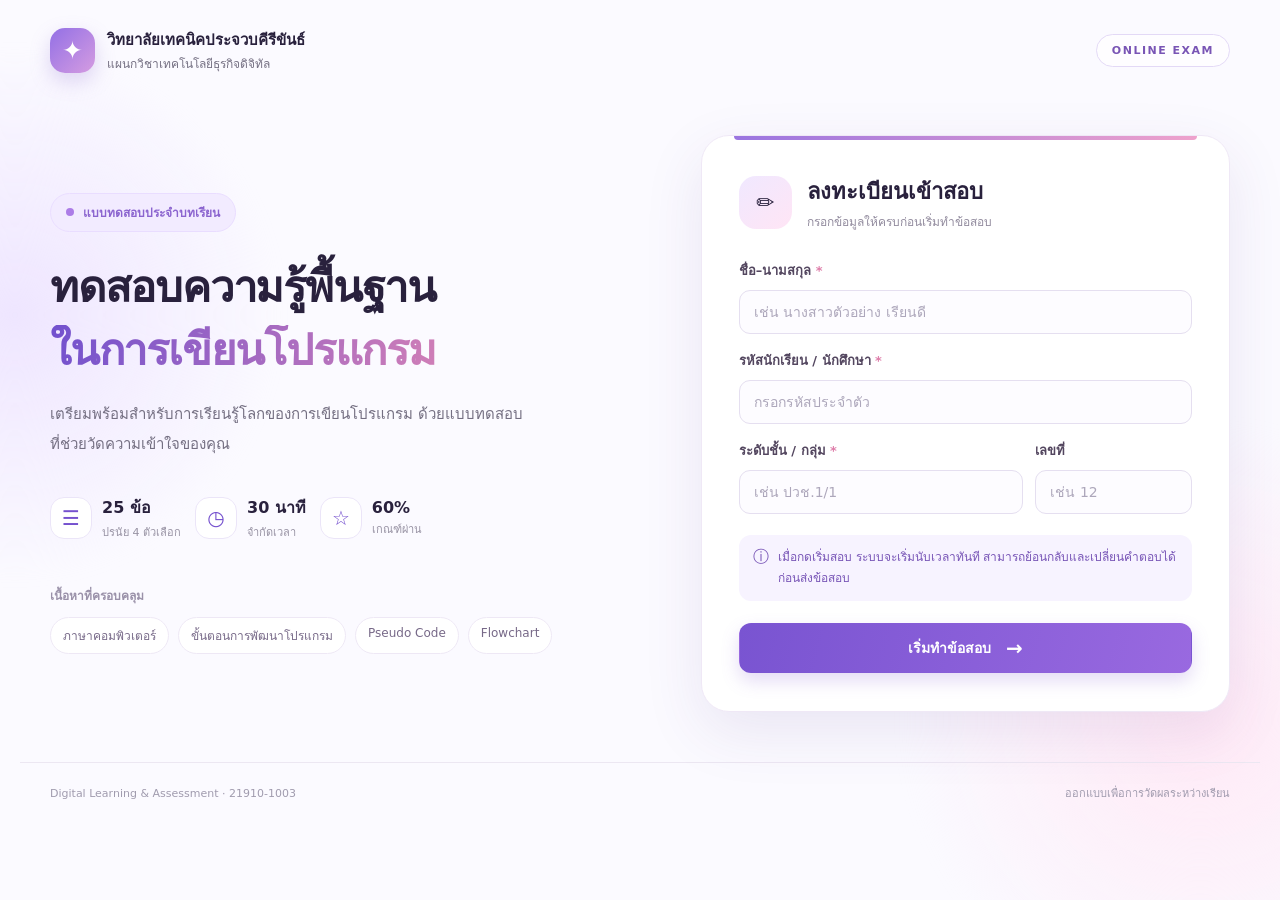
<file: index.html>
<!DOCTYPE html>
<html lang="th">
<head>
  <meta charset="UTF-8">
  <meta name="viewport" content="width=device-width, initial-scale=1">
  <meta name="theme-color" content="#7e57c2">
  <meta name="description" content="ระบบแบบทดสอบออนไลน์ บทเรียนที่ 1 ความรู้พื้นฐานในการเขียนโปรแกรม">
  <title>ระบบสอบออนไลน์ | ความรู้พื้นฐานในการเขียนโปรแกรม</title>
  <link rel="stylesheet" href="styles.css">
  <script defer src="config.js"></script>
  <script defer src="questions.js"></script>
  <script defer src="app.js"></script>
</head>
<body>
  <div class="ambient ambient-one" aria-hidden="true"></div>
  <div class="ambient ambient-two" aria-hidden="true"></div>
  <header class="topbar">
    <div class="brandmark" aria-hidden="true">✦</div>
    <div class="brandtext">
      <div id="schoolName" class="school-name">วิทยาลัยเทคนิคประจวบคีรีขันธ์</div>
      <div id="departmentName" class="department-name">แผนกวิชาเทคโนโลยีธุรกิจดิจิทัล</div>
    </div>
    <span class="top-label">ONLINE EXAM</span>
  </header>
  <main class="shell">
    <section id="introScreen" class="intro-wrap" aria-labelledby="heroTitle">
      <div class="intro-copy">
        <span class="eyebrow"><span class="eyebrow-dot"></span> แบบทดสอบประจำบทเรียน</span>
        <h1 id="heroTitle">ทดสอบความรู้พื้นฐาน<br><span>ในการเขียนโปรแกรม</span></h1>
        <p class="intro-lead">เตรียมพร้อมสำหรับการเรียนรู้โลกของการเขียนโปรแกรม ด้วยแบบทดสอบที่ช่วยวัดความเข้าใจของคุณ</p>
        <div class="stats-row">
          <div class="mini-stat"><span class="mini-icon">☰</span><div><strong id="introCount">25 ข้อ</strong><small>ปรนัย 4 ตัวเลือก</small></div></div>
          <div class="mini-stat"><span class="mini-icon">◷</span><div><strong id="introDuration">30 นาที</strong><small>จำกัดเวลา</small></div></div>
          <div class="mini-stat"><span class="mini-icon">☆</span><div><strong id="introPass">60%</strong><small>เกณฑ์ผ่าน</small></div></div>
        </div>
        <div class="topics">
          <p class="topic-label">เนื้อหาที่ครอบคลุม</p>
          <div class="chips"><span>ภาษาคอมพิวเตอร์</span><span>ขั้นตอนการพัฒนาโปรแกรม</span><span>Pseudo Code</span><span>Flowchart</span></div>
        </div>
      </div>
      <div class="form-card">
        <div class="form-heading"><span class="form-orb" aria-hidden="true">✏</span><div><h2>ลงทะเบียนเข้าสอบ</h2><p>กรอกข้อมูลให้ครบก่อนเริ่มทำข้อสอบ</p></div></div>
        <form id="startForm" autocomplete="on">
          <label for="studentName">ชื่อ–นามสกุล <span class="required">*</span></label>
          <input id="studentName" name="studentName" type="text" required maxlength="100" autocomplete="name" placeholder="เช่น นางสาวตัวอย่าง เรียนดี">
          <label for="studentId">รหัสนักเรียน / นักศึกษา <span class="required">*</span></label>
          <input id="studentId" name="studentId" type="text" required maxlength="30" inputmode="text" placeholder="กรอกรหัสประจำตัว">
          <div class="form-row">
            <div><label for="studentClass">ระดับชั้น / กลุ่ม <span class="required">*</span></label><input id="studentClass" name="studentClass" type="text" required maxlength="60" placeholder="เช่น ปวช.1/1"></div>
            <div><label for="studentNumber">เลขที่</label><input id="studentNumber" name="studentNumber" type="text" maxlength="10" inputmode="numeric" placeholder="เช่น 12"></div>
          </div>
          <div class="instruction"><span aria-hidden="true">ⓘ</span><p>เมื่อกดเริ่มสอบ ระบบจะเริ่มนับเวลาทันที สามารถย้อนกลับและเปลี่ยนคำตอบได้ก่อนส่งข้อสอบ</p></div>
          <button type="submit" class="btn btn-primary btn-wide">เริ่มทำข้อสอบ <span aria-hidden="true">→</span></button>
        </form>
        <div id="resumeBar" class="resume-bar hidden" role="status">
          <p>พบข้อสอบที่ยังทำไม่เสร็จบนอุปกรณ์นี้</p>
          <div class="resume-actions"><button id="resumeBtn" type="button" class="btn btn-secondary">ทำต่อ</button><button id="restartBtn" type="button" class="text-button">เริ่มใหม่</button></div>
        </div>
      </div>
    </section>

    <section id="examScreen" class="exam-layout hidden" aria-labelledby="examHeading">
      <aside class="exam-aside" aria-label="สถานะการทำข้อสอบ">
        <div class="aside-brand"><span class="aside-badge">บทเรียนที่ 01</span><h2 id="examHeading">ความรู้พื้นฐาน<br>ในการเขียนโปรแกรม</h2><div class="aside-person" id="examPerson"></div></div>
        <div class="clock-card"><div class="clock-heading"><span>เวลาคงเหลือ</span><span aria-hidden="true">◷</span></div><div id="timerText" class="clock-value" aria-live="off">30:00</div><div class="clock-track"><div id="clockFill" class="clock-fill"></div></div></div>
        <div class="aside-progress"><div class="progress-top"><strong>ความคืบหน้า</strong><span id="progressCount">0 / 25 ข้อ</span></div><div class="progress-track"><div id="progressFill" class="progress-fill"></div></div></div>
        <p class="navigator-title">เลือกข้อสอบ</p>
        <nav id="questionNav" class="question-nav" aria-label="ข้ามไปยังข้อสอบที่ต้องการ"></nav>
        <div class="legend"><span><i class="legend-answered"></i>ตอบแล้ว</span><span><i class="legend-current"></i>ข้อปัจจุบัน</span><span><i class="legend-empty"></i>ยังไม่ตอบ</span></div>
        <button id="asideSubmit" type="button" class="btn btn-primary btn-wide aside-submit">ส่งคำตอบทั้งหมด</button>
      </aside>
      <div class="question-area">
        <div class="question-topline"><div><span class="section-kicker">แบบทดสอบออนไลน์</span><div class="question-counter" id="questionCounter">ข้อที่ 1 จาก 25</div></div><span class="point-pill">1 คะแนน / ข้อ</span></div>
        <div class="question-card"><span id="topicBadge" class="topic-badge">ความรู้พื้นฐาน</span><h2 id="questionText" class="question-text">...</h2><div id="answersList" class="answers" role="radiogroup" aria-label="เลือกคำตอบเพียงหนึ่งข้อ"></div><p class="single-hint">เลือกคำตอบที่ถูกต้องที่สุดเพียง 1 ตัวเลือก</p></div>
        <div class="question-actions"><button type="button" id="prevBtn" class="btn btn-secondary">← ข้อก่อนหน้า</button><button type="button" id="nextBtn" class="btn btn-primary">ข้อถัดไป →</button></div>
        <p class="autosave">✓ บันทึกคำตอบในอุปกรณ์นี้โดยอัตโนมัติ</p>
      </div>
    </section>

    <section id="resultScreen" class="result-wrap hidden" aria-labelledby="resultHeading">
      <div class="result-card">
        <div class="result-top"><span class="eyebrow">ส่งข้อสอบเรียบร้อย</span><h1 id="resultHeading">สรุปผลการทำแบบทดสอบ</h1><p id="resultIdentity"></p></div>
        <div class="result-main"><div id="scoreRing" class="score-ring"><div class="score-inner"><strong id="scoreValue">0<span>/25</span></strong><small>คะแนนที่ได้</small></div></div><div class="result-summary"><span id="passBadge" class="pass-badge">ผลการสอบ</span><h2 id="scorePercent">0%</h2><p id="resultDescription"></p><div class="result-info"><div>ตอบถูก <strong id="correctNum">0 ข้อ</strong></div><div>ตอบผิด/ไม่ตอบ <strong id="wrongNum">0 ข้อ</strong></div><div>เวลาที่ใช้ <strong id="usedTime">0 นาที</strong></div></div></div></div>
        <div id="sheetStatus" class="sheet-status" role="status" aria-live="polite"></div>
        <div id="reviewBox" class="review-box hidden"></div>
        <div class="result-actions"><button id="printBtn" class="btn btn-primary">พิมพ์ / บันทึกเป็น PDF</button><button id="downloadBtn" class="btn btn-secondary">ดาวน์โหลดสลิปผลสอบ (.csv)</button><button id="retrySendBtn" class="btn btn-secondary hidden">ส่งคะแนนอีกครั้ง</button><button id="retakeBtn" class="text-button">กลับหน้าหลัก</button></div>
      </div>
    </section>
  </main>
  <footer class="page-footer"><span>Digital Learning & Assessment · <span id="footerCourse">21910-1003</span></span><span>ออกแบบเพื่อการวัดผลระหว่างเรียน</span></footer>

  <dialog id="confirmDialog" class="confirm-dialog" aria-labelledby="confirmTitle"><h2 id="confirmTitle">ยืนยันการส่งข้อสอบ</h2><p id="confirmText"></p><div class="modal-actions"><button id="cancelSubmit" type="button" class="btn btn-secondary">กลับไปตรวจคำตอบ</button><button id="confirmSubmit" type="button" class="btn btn-primary">ยืนยันส่งข้อสอบ</button></div></dialog>
  <noscript><div class="noscript">กรุณาเปิดใช้งาน JavaScript เพื่อทำแบบทดสอบออนไลน์นี้</div></noscript>
</body>
</html>
</file>
<file: styles.css>
:root{--purple:#7551ce;--purple-dark:#5534a8;--deep:#29213d;--muted:#746f82;--border:#ece6f8;--soft:#f7f4ff;--white:#fff;--pink:#f8dcf1;--green:#238763;--red:#cc455e;--shadow:0 20px 60px rgba(76,46,139,.10);font-family:"Noto Sans Thai","Sarabun",Tahoma,system-ui,sans-serif;color:var(--deep);background:#fbfaff}*{box-sizing:border-box}body{min-height:100vh;margin:0;overflow-x:hidden;position:relative}button,input{font:inherit}button{cursor:pointer}button:disabled{opacity:.48;cursor:not-allowed}button:focus-visible,input:focus-visible{outline:3px solid #a88aec;outline-offset:3px}.hidden{display:none!important}.ambient{pointer-events:none;position:fixed;z-index:-1;border-radius:50%;filter:blur(8px)}.ambient-one{width:550px;height:550px;background:radial-gradient(circle,#eee5ff 0,rgba(255,255,255,0) 68%);left:-260px;top:40px}.ambient-two{width:620px;height:620px;background:radial-gradient(circle,#ffe9f6 0,rgba(255,255,255,0) 68%);right:-230px;bottom:-130px}.topbar{display:flex;align-items:center;max-width:1240px;margin:auto;padding:28px 30px 20px;gap:12px}.brandmark{width:45px;height:45px;border-radius:15px;background:linear-gradient(135deg,#9370e5,#d59ce1);color:#fff;display:flex;align-items:center;justify-content:center;font-size:25px;box-shadow:0 8px 20px #8a6ed044}.brandtext{min-width:0}.school-name{font-size:15px;font-weight:800}.department-name{font-size:12px;color:var(--muted);margin-top:2px}.top-label{margin-left:auto;border:1px solid #e3d9f6;color:#7955b5;border-radius:50px;padding:9px 15px;font-size:11px;font-weight:800;letter-spacing:1.5px;background:#ffffffa0}.shell{max-width:1240px;padding:0 30px;margin:0 auto}.intro-wrap{min-height:650px;display:grid;grid-template-columns:minmax(0,1.02fr) minmax(410px,.95fr);align-items:center;gap:7%;padding:42px 0 50px}.eyebrow{display:inline-flex;align-items:center;gap:9px;color:#8b64cf;background:#f2ebff;border:1px solid #e9ddff;border-radius:50px;padding:9px 15px;font-size:12px;font-weight:800}.eyebrow-dot{width:8px;height:8px;border-radius:50%;background:#ac7ce7}.intro-copy h1{font-size:clamp(31px,3.4vw,47px);line-height:1.45;letter-spacing:-1.2px;margin:24px 0 17px}.intro-copy h1 span{background:linear-gradient(100deg,#7251ce,#cf7eb7);background-clip:text;-webkit-background-clip:text;color:transparent}.intro-lead{line-height:2;color:var(--muted);max-width:475px;font-size:15px}.stats-row{display:flex;gap:14px;flex-wrap:wrap;margin-top:36px}.mini-stat{display:flex;align-items:center;gap:10px}.mini-icon{display:flex;width:42px;height:42px;align-items:center;justify-content:center;background:#fff;border:1px solid #ebe5f8;border-radius:14px;color:var(--purple);font-size:20px}.mini-stat strong,.mini-stat small{display:block}.mini-stat strong{font-size:16px}.mini-stat small{color:#9792a3;font-size:11px;margin-top:3px}.topics{margin-top:45px}.topic-label{font-size:12px;color:#9a91a9;font-weight:700}.chips{display:flex;gap:9px;flex-wrap:wrap}.chips span{border:1px solid #eee8f5;background:#fff;border-radius:50px;padding:8px 12px;font-size:12px;color:#776988}.form-card{background:#fff;border:1px solid #efe8f6;border-radius:28px;box-shadow:var(--shadow);padding:38px 37px;position:relative}.form-card:before{content:"";position:absolute;top:0;left:32px;right:32px;height:4px;background:linear-gradient(90deg,#9a75e0,#eea2cc);border-radius:0 0 8px 8px}.form-heading{display:flex;align-items:center;gap:15px;margin-bottom:29px}.form-heading h2{font-size:22px;margin:0 0 3px}.form-heading p{font-size:12px;color:#918a9d;margin:0}.form-orb{background:linear-gradient(140deg,#f0e8ff,#ffe5f5);border-radius:17px;display:grid;place-items:center;font-size:22px;width:53px;height:53px}.form-card label{display:block;font-size:13px;color:#53465f;font-weight:700;margin:16px 0 9px}.required{color:#de7da9}input{width:100%;background:#fdfcff;border:1px solid #e5dff0;border-radius:11px;padding:13px 14px;font-size:14px;color:#30273a;transition:border-color .2s}input:focus{border-color:#9271db;background:#fff;outline:none;box-shadow:0 0 0 3px #9570e519}input::placeholder{color:#ada7bb}.form-row{display:grid;grid-template-columns:1fr .55fr;gap:12px}.instruction{margin:21px 0 22px;background:#f7f3ff;border-radius:12px;padding:12px 14px;display:flex;align-items:flex-start;gap:9px;color:#7754b6}.instruction p{font-size:12px;line-height:1.75;margin:0}.btn{border-radius:12px;border:1px solid transparent;padding:12px 19px;font-weight:750;font-size:14px;min-height:46px;transition:transform .16s,background .16s}.btn:hover:not(:disabled){transform:translateY(-1px)}.btn-primary{background:linear-gradient(105deg,#7954d1,#9969e0);color:#fff;box-shadow:0 8px 18px #8861d43a}.btn-primary:hover:not(:disabled){background:linear-gradient(105deg,#6441bb,#8555cf)}.btn-secondary{border-color:#e5ddf3;background:#fff;color:#7453b5}.btn-secondary:hover:not(:disabled){background:#f8f4ff}.btn-wide{width:100%;display:flex;justify-content:center;align-items:center;gap:15px}.btn-wide span{font-size:20px}.text-button{border:0;background:transparent;color:#7954bf;font-weight:750;padding:9px}.resume-bar{margin-top:22px;border-top:1px solid #ede9f6;padding-top:16px}.resume-bar p{font-size:13px;color:var(--muted);margin:0 0 10px}.resume-actions{display:flex;align-items:center;gap:14px}.page-footer{max-width:1240px;padding:21px 30px 27px;margin:auto;display:flex;align-items:center;justify-content:space-between;border-top:1px solid #ece7f2;color:#a09bae;font-size:11px;gap:12px}.exam-layout{display:grid;grid-template-columns:290px 1fr;gap:27px;align-items:start;padding:28px 0 60px}.exam-aside{position:sticky;top:16px;background:#fff;border:1px solid #ece5f6;border-radius:23px;padding:25px;box-shadow:0 9px 35px #7251ce0c}.aside-badge{display:inline-block;background:#f3edfe;color:#8356ca;border-radius:9px;padding:7px 10px;font-weight:750;font-size:11px}.aside-brand h2{font-size:19px;line-height:1.55;margin:12px 0 8px}.aside-person{font-size:12px;color:#887e94;line-height:1.5;overflow-wrap:anywhere}.clock-card{background:linear-gradient(125deg,#7955ce,#a37cdc);color:#fff;border-radius:16px;padding:16px;margin-top:20px;box-shadow:0 10px 19px #8a68d02a}.clock-heading{display:flex;justify-content:space-between;font-size:12px;opacity:.88}.clock-value{font-size:34px;font-weight:850;letter-spacing:1px;margin:6px 0 12px;font-variant-numeric:tabular-nums}.clock-track,.progress-track{height:7px;border-radius:50px;overflow:hidden;background:#ffffff4c}.clock-fill{height:100%;width:100%;background:#fff;transition:width 1s linear}.clock-card.warning{background:linear-gradient(125deg,#d05b87,#e78a7d)}.aside-progress{margin-top:28px}.progress-top{display:flex;justify-content:space-between;gap:7px;font-size:12px}.progress-top span{color:#958e9d}.progress-track{background:#f0ecf6;margin-top:10px}.progress-fill{height:100%;width:0;background:linear-gradient(90deg,#9b81e6,#d696c3);transition:width .2s}.navigator-title{font-size:12px;font-weight:800;margin:24px 0 12px}.question-nav{display:grid;grid-template-columns:repeat(5,1fr);gap:8px}.nav-number{border:1px solid #ece5f2;background:#fff;color:#8d839b;border-radius:10px;aspect-ratio:1;font-size:12px;font-weight:750;min-width:0}.nav-number.answered{background:#f0eaff;color:#7855c7;border-color:#e5d8ff}.nav-number.current{background:#8058d4!important;color:#fff!important;border-color:#8058d4;box-shadow:0 4px 10px #8058d438}.legend{display:flex;flex-wrap:wrap;gap:9px;margin:17px 0 24px;font-size:10px;color:#8b8398}.legend span{display:flex;align-items:center;gap:5px}.legend i{display:inline-block;width:9px;height:9px;border-radius:3px}.legend-answered{background:#d8c7f9}.legend-current{background:#8058d4}.legend-empty{border:1px solid #dcd3e9}.question-area{min-width:0}.question-topline{display:flex;align-items:end;justify-content:space-between;gap:12px;margin:10px 0 21px}.section-kicker{font-size:12px;color:#9b81c7}.question-counter{font-weight:850;font-size:22px;margin-top:7px}.point-pill{border-radius:30px;background:#fff;color:#8c71b9;border:1px solid #ebe4f7;padding:10px 15px;font-size:11px;font-weight:750}.question-card{background:#fff;border:1px solid #ede6f7;border-radius:25px;box-shadow:var(--shadow);padding:34px 37px;min-height:426px}.topic-badge{display:inline-block;background:#f5effe;color:#8965c5;padding:7px 11px;border-radius:30px;font-size:11px;font-weight:750}.question-text{font-size:clamp(18px,2.2vw,24px);line-height:1.75;margin:18px 0 25px;font-weight:800}.answers{display:grid;gap:12px}.answer-option{display:flex;width:100%;text-align:left;align-items:center;gap:13px;border:1.5px solid #eae6f0;background:#fff;border-radius:13px;padding:13px 15px;color:#544966;transition:border-color .16s,background .16s;min-height:58px}.answer-option:hover{border-color:#b89fe5;background:#faf7ff}.answer-option.selected{border-color:#8960d8;background:#f5efff;box-shadow:0 0 0 1px #9b79df18}.option-key{border-radius:9px;width:34px;height:34px;display:grid;place-items:center;flex:0 0 34px;background:#f6f3fb;color:#81728f;font-weight:800}.answer-option.selected .option-key{background:#825ad3;color:white}.option-text{font-size:14px;line-height:1.65}.choice-check{margin-left:auto;color:#7e53cf;font-weight:bold;font-size:18px}.single-hint{color:#aa9eb6;font-size:11px;margin:22px 0 0}.question-actions{display:flex;justify-content:space-between;gap:10px;margin-top:22px}.autosave{text-align:center;color:#a49aac;font-size:11px;margin:19px 0}.result-wrap{padding:35px 0 80px;max-width:840px;margin:auto}.result-card{border:1px solid #eee5f9;background:#fff;padding:38px;border-radius:29px;box-shadow:var(--shadow)}.result-top{text-align:center}.result-top h1{font-size:27px;margin:15px 0 7px}.result-top p{font-size:13px;color:#817a90}.result-main{display:grid;grid-template-columns:240px 1fr;align-items:center;gap:35px;margin:34px 0 28px;padding:22px 0;border-top:1px solid #f3eff8;border-bottom:1px solid #f3eff8}.score-ring{width:225px;height:225px;display:grid;place-items:center;border-radius:50%;background:conic-gradient(#875dd7 var(--score-angle,0deg),#eee8f9 0)}.score-inner{width:179px;height:179px;border-radius:50%;background:white;display:flex;flex-direction:column;align-items:center;justify-content:center}.score-inner strong{font-size:53px;color:#7952c8;letter-spacing:-2px}.score-inner strong span{font-size:19px;color:#a19aaf;letter-spacing:0}.score-inner small{font-size:13px;color:#9189a0}.pass-badge{border-radius:9px;background:#e3f6ed;color:#19734f;padding:8px 12px;font-size:12px;font-weight:850}.pass-badge.failed{background:#ffe8eb;color:#b43d55}.result-summary h2{font-size:42px;margin:17px 0 4px}.result-summary>p{font-size:13px;color:#837a92;line-height:1.8}.result-info{display:flex;gap:11px;flex-wrap:wrap;margin-top:20px}.result-info div{background:#f8f6fd;padding:10px 13px;border-radius:10px;color:#877d96;font-size:12px}.result-info strong{display:block;color:#4c3a68;margin-top:6px}.sheet-status{border:1px solid #e9e0f3;background:#faf7ff;color:#715a95;border-radius:12px;padding:14px 16px;font-size:12px;line-height:1.8}.sheet-status:empty{display:none}.result-actions{display:flex;justify-content:center;flex-wrap:wrap;gap:10px;margin-top:23px}.review-box{margin-top:22px;max-height:360px;overflow:auto;border:1px solid #eee5fa;border-radius:13px;padding:15px}.review-item{padding:9px;border-bottom:1px solid #eee9f6;font-size:12px;line-height:1.8}.review-item:last-child{border-bottom:0}.review-ok{color:#238763}.review-no{color:#cc455e}.confirm-dialog{border:1px solid #ece2f8;border-radius:18px;padding:28px;box-shadow:0 20px 90px #29164b44;max-width:440px;width:calc(100% - 35px)}.confirm-dialog::backdrop{background:#221a3473}.confirm-dialog h2{margin:0 0 12px;font-size:21px}.confirm-dialog p{color:#7b7188;line-height:1.7;font-size:13px}.modal-actions{display:flex;justify-content:flex-end;gap:8px;flex-wrap:wrap;margin-top:20px}.noscript{padding:20px;background:#fff1f1;text-align:center;color:#aa3445}@media(max-width:950px){.intro-wrap{grid-template-columns:1fr;gap:30px;min-height:0;padding-top:30px}.intro-copy h1{font-size:37px}.topics{margin-top:25px}.form-card{max-width:610px;width:100%;margin:auto}.exam-layout{grid-template-columns:250px 1fr;gap:15px}.exam-aside{padding:17px}.question-card{padding:25px}.result-main{gap:18px}}@media(max-width:700px){.topbar{padding:17px 16px 13px}.school-name{font-size:12px}.department-name{font-size:10px}.top-label{display:none}.shell{padding:0 16px}.intro-wrap{padding-top:21px}.intro-copy h1{font-size:29px}.intro-lead{font-size:13px}.stats-row{gap:17px}.mini-stat strong{font-size:14px}.form-card{padding:28px 23px;border-radius:21px}.form-row{grid-template-columns:1fr 1fr}.page-footer{padding:20px 16px;flex-direction:column;text-align:center}.exam-layout{display:block;padding-top:13px}.exam-aside{position:static;margin-bottom:17px;padding:16px}.aside-brand{display:none}.clock-card{margin-top:0;padding:12px 14px}.clock-value{font-size:25px;margin:3px 0}.aside-progress{margin:14px 0}.navigator-title,.legend,.aside-submit{display:none}.question-nav{display:flex;overflow-x:auto;gap:5px;scrollbar-width:thin;padding-bottom:4px}.nav-number{width:35px;min-width:35px;height:35px;aspect-ratio:auto;border-radius:8px}.question-topline{margin:6px 0 12px}.question-counter{font-size:17px}.question-card{padding:22px 17px;border-radius:18px;min-height:0}.question-text{font-size:18px;margin:15px 0}.answer-option{padding:12px 10px}.option-text{font-size:13px}.question-actions .btn{font-size:12px;padding:10px 11px}.result-wrap{padding:15px 0 40px}.result-card{padding:24px 17px}.result-main{display:flex;flex-direction:column}.score-ring{width:180px;height:180px}.score-inner{width:145px;height:145px}.score-inner strong{font-size:42px}.result-summary{text-align:center}.result-summary h2{font-size:34px}.result-info{justify-content:center}.result-top h1{font-size:21px}.result-actions .btn{width:100%}}@media print{body{background:#fff}.topbar,.page-footer,.ambient,.result-actions,.sheet-status,.review-box{display:none!important}.shell,.result-wrap{max-width:none;padding:0}.result-card{border:0;box-shadow:none}.result-main{page-break-inside:avoid}}
.sr-only{position:absolute;width:1px;height:1px;padding:0;margin:-1px;overflow:hidden;clip:rect(0,0,0,0);white-space:nowrap;border:0}.answer-option:focus-within{outline:3px solid #aa8dea;outline-offset:2px}
</file>
